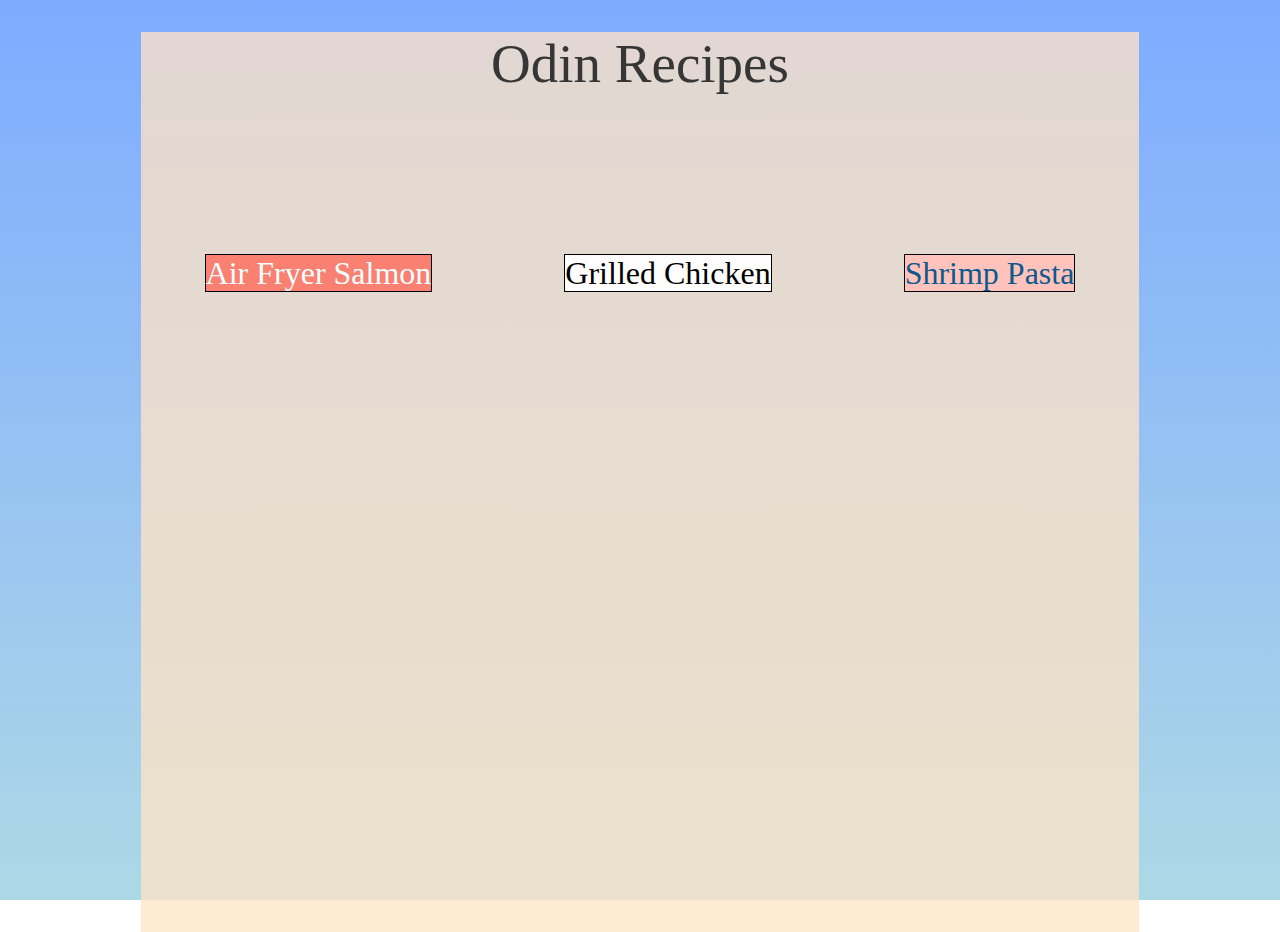
<file: index.html>
<!DOCTYPE html>
<html lang="en">
<head>
    <meta charset="UTF-8">
    <meta http-equiv="X-UA-Compatible" content="IE=edge">
    <meta name="viewport" content="width=device-width, initial-scale=1.0">
    <title>Document</title>
    <link rel="stylesheet" href="styles.css">
</head>
<body>
    <div>
        <h1>Odin Recipes</h1>
        <a href="./recipes/salmon.html" class="left">Air Fryer Salmon</a>
        <a href="./recipes/chicken.html" class="center">Grilled Chicken</a>
        <a href="./recipes/shrimp_pasta.html" class="end">Shrimp Pasta</a>
    </div>
</body>
</html>
</file>
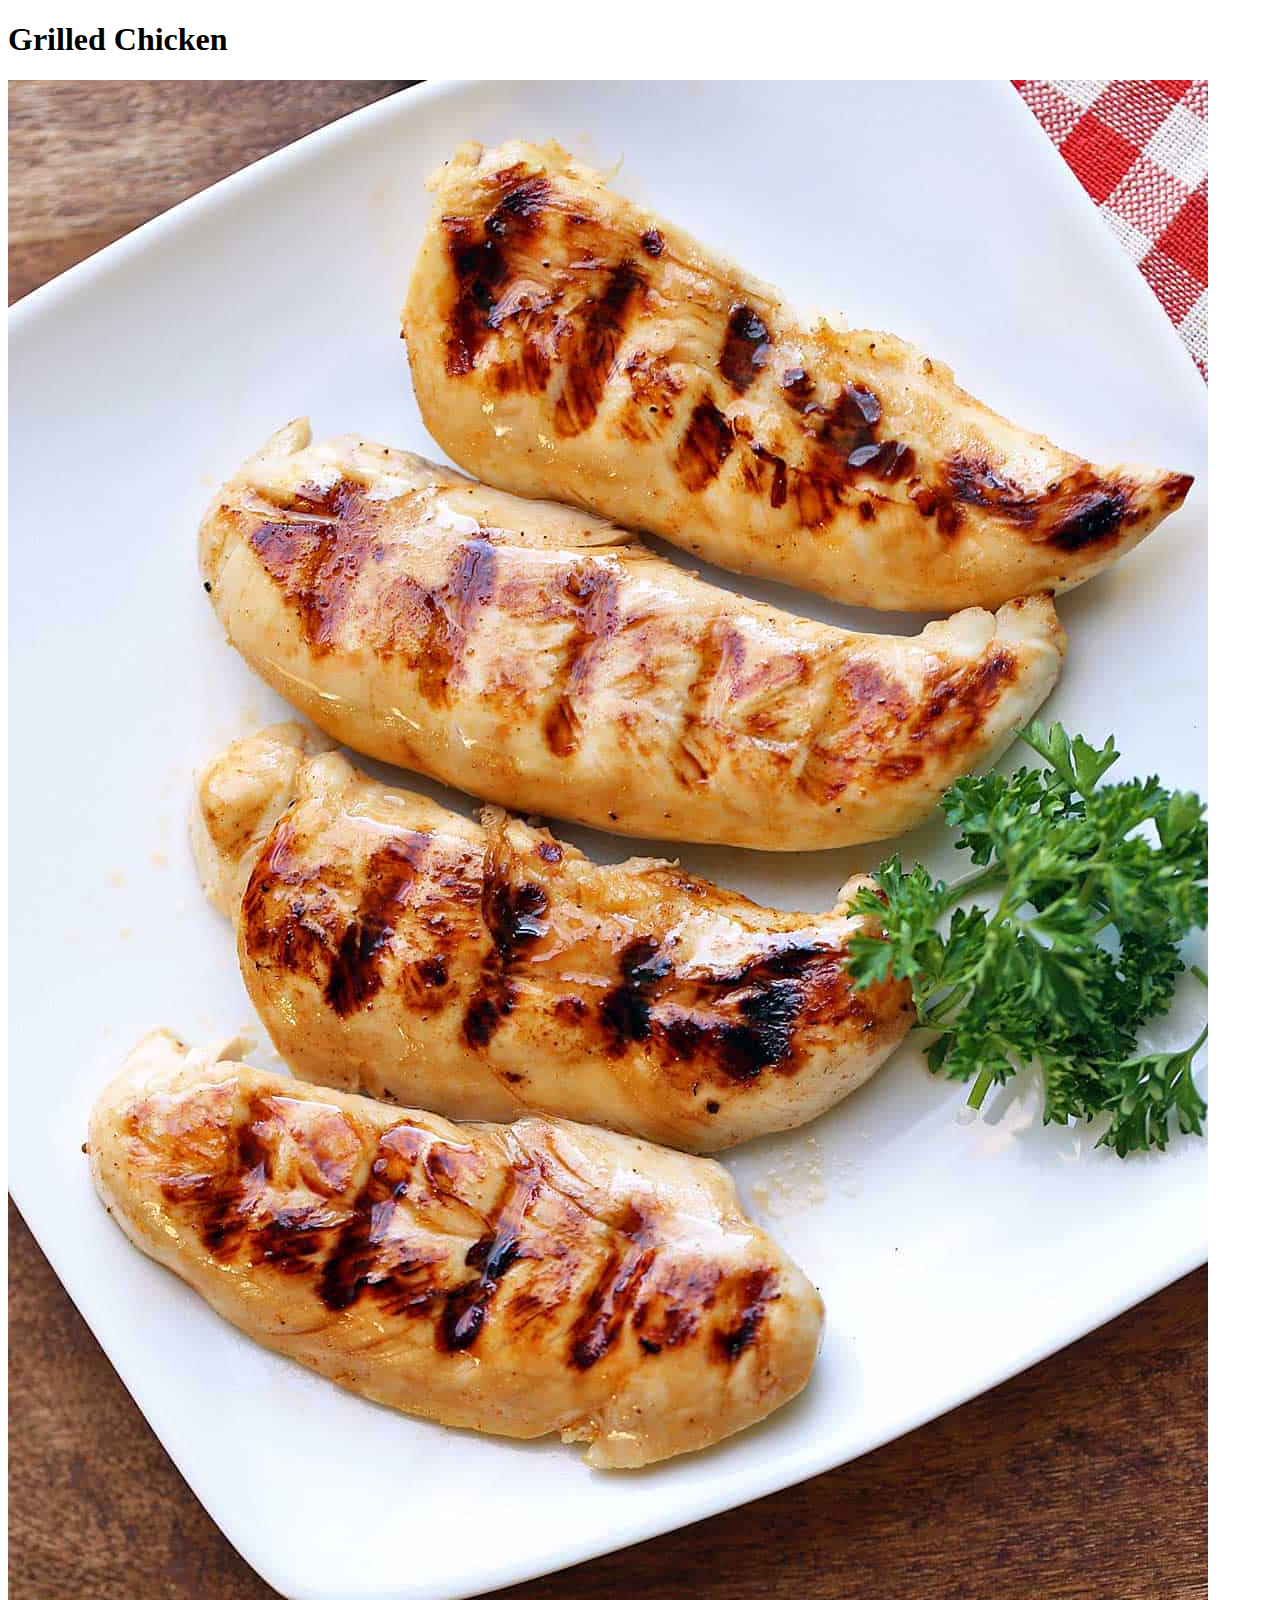
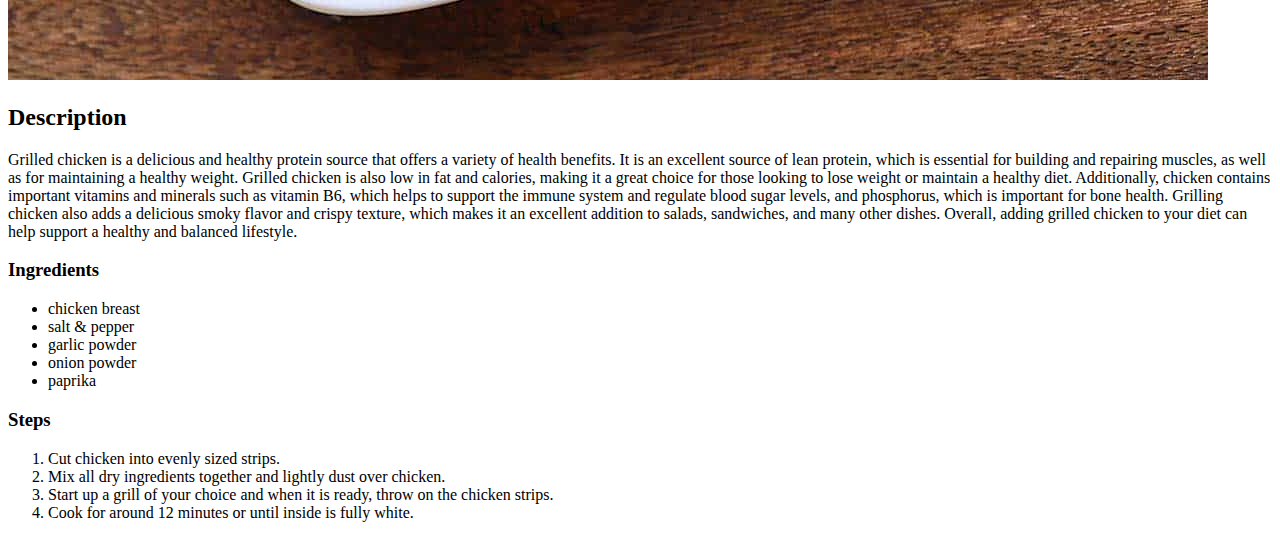
<file: recipes/chicken.html>
<!DOCTYPE html>
<html lang="en">
<head>
    <meta charset="UTF-8">
    <meta http-equiv="X-UA-Compatible" content="IE=edge">
    <meta name="viewport" content="width=device-width, initial-scale=1.0">
    <title>Savory Grilled Chicken</title>
</head>
<body>
    <h1>Grilled Chicken</h1>
    <img src="../images/chicken.jpg" alt="Picture of Grilled Chicken">
        <h2>Description</h2>
            <p>Grilled chicken is a delicious and healthy protein source that offers a variety of health benefits.
                It is an excellent source of lean protein, which is essential for building and repairing muscles, 
                as well as for maintaining a healthy weight. Grilled chicken is also low in fat and calories, 
                making it a great choice for those looking to lose weight or maintain a healthy diet. Additionally, 
                chicken contains important vitamins and minerals such as vitamin B6, which helps to support the 
                immune system and regulate blood sugar levels, and phosphorus, which is important for bone health.
                Grilling chicken also adds a delicious smoky flavor and crispy texture, which makes it an excellent 
                addition to salads, sandwiches, and many other dishes. Overall, adding grilled chicken to your diet
                can help support a healthy and balanced lifestyle.</p>
        <h3>Ingredients</h3>
            <ul>
                <li>chicken breast</li>
                <li>salt & pepper</li>
                <li>garlic powder</li>
                <li>onion powder</li>
                <li>paprika</li>
            </ul>
        <h3>Steps</h3>
            <ol>
                <li>Cut chicken into evenly sized strips.</li>
                <li>Mix all dry ingredients together and lightly dust over chicken.</li>
                <li>Start up a grill of your choice and when it is ready, throw on the chicken strips.</li>
                <li>Cook for around 12 minutes or until inside is fully white.</li>
            </ol>
</body>
</html>
</file>
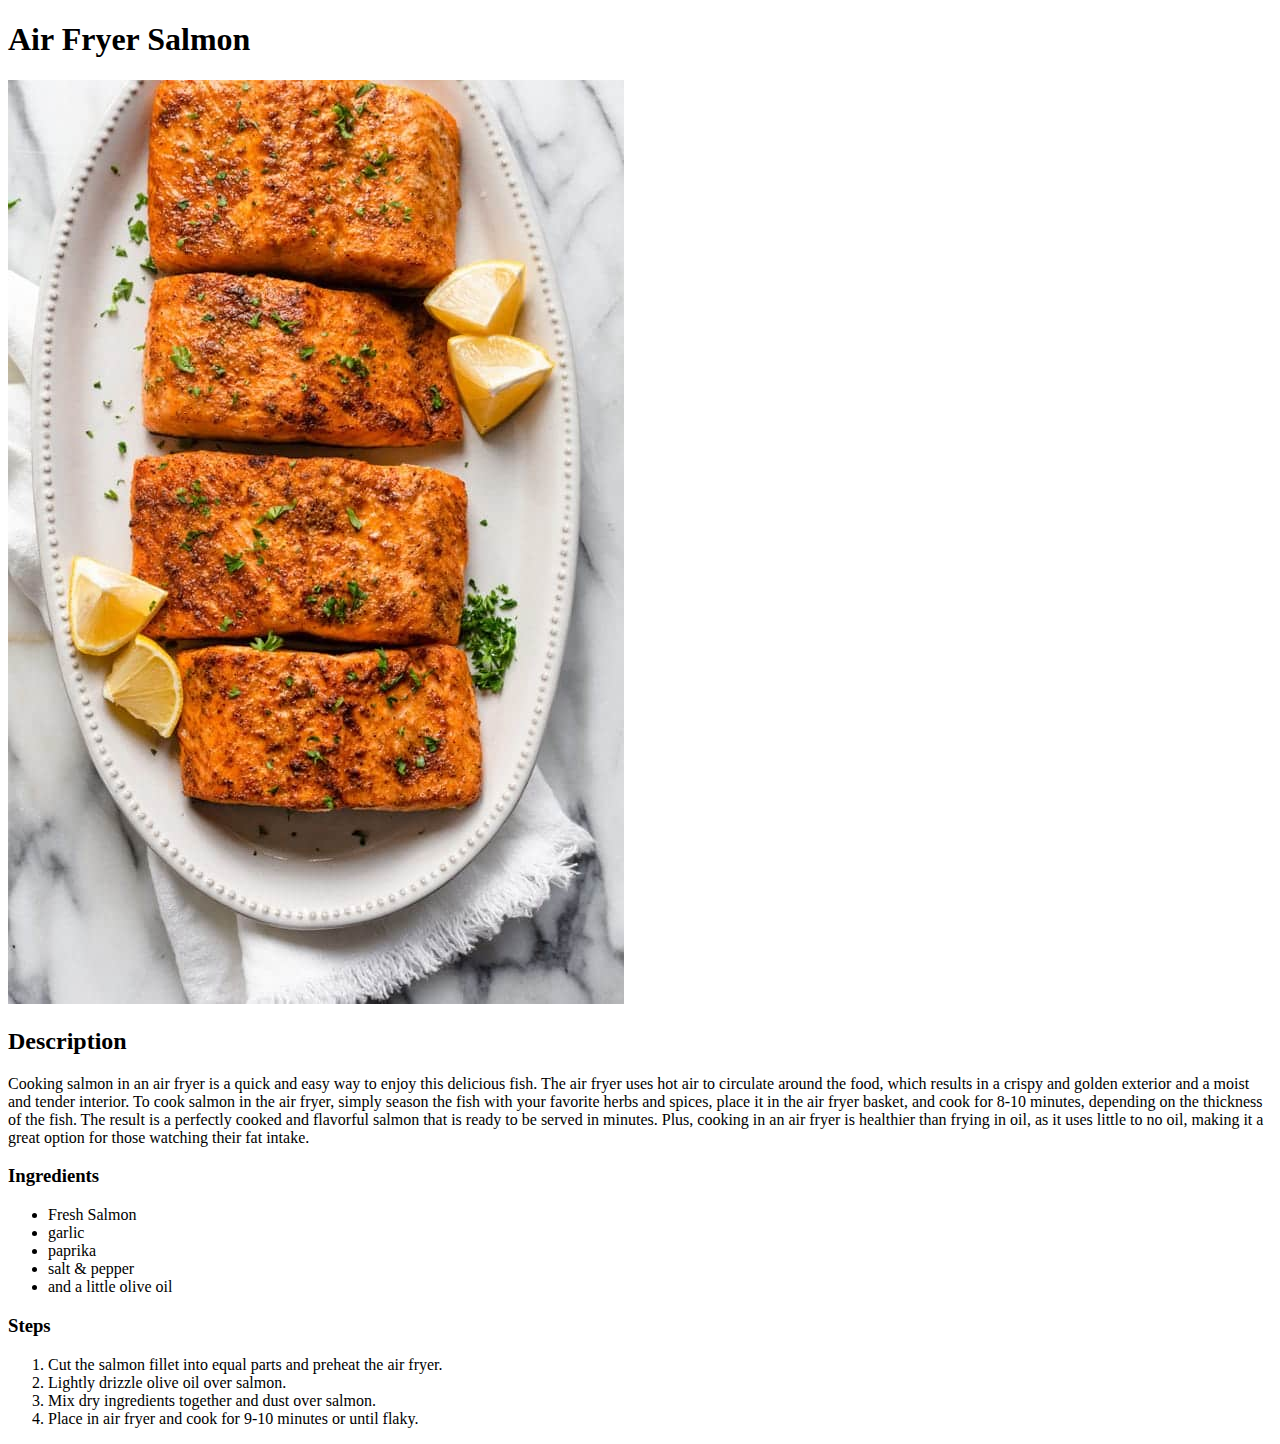
<file: recipes/salmon.html>
<!DOCTYPE html>
<html lang="en">
<head>
    <meta charset="UTF-8">
    <meta http-equiv="X-UA-Compatible" content="IE=edge">
    <meta name="viewport" content="width=device-width, initial-scale=1.0">
    <title>Delicious Air Fryer Salmon</title>
</head>
<body>
    <h1>Air Fryer Salmon</h1>
    <img src="../images/Salmon.jpg" alt="Picture of cooked salmon">
        <h2>Description</h2>
            <p>Cooking salmon in an air fryer is a quick and easy way to enjoy this delicious fish. 
                The air fryer uses hot air to circulate around the food, which results in a crispy 
                and golden exterior and a moist and tender interior. To cook salmon in the air fryer, 
                simply season the fish with your favorite herbs and spices, place it in the air fryer 
                basket, and cook for 8-10 minutes, depending on the thickness of the fish. The result 
                is a perfectly cooked and flavorful salmon that is ready to be served in minutes. Plus, 
                cooking in an air fryer is healthier than frying in oil, as it uses little to no oil, 
                making it a great option for those watching their fat intake.</p>
        <h3>Ingredients</h3>
            <ul>
                <li>Fresh Salmon</li>
                <li>garlic</li>
                <li>paprika</li>
                <li>salt & pepper</li>
                <li>and a little olive oil</li>
            </ul>
        <h3>Steps</h3>
            <ol>
                <li>Cut the salmon fillet into equal parts and preheat the air fryer.</li>
                <li>Lightly drizzle olive oil over salmon.</li>
                <li>Mix dry ingredients together and dust over salmon.</li>
                <li>Place in air fryer and cook for 9-10 minutes or until flaky.</li>
            </ol>
</body>
</html>
</file>
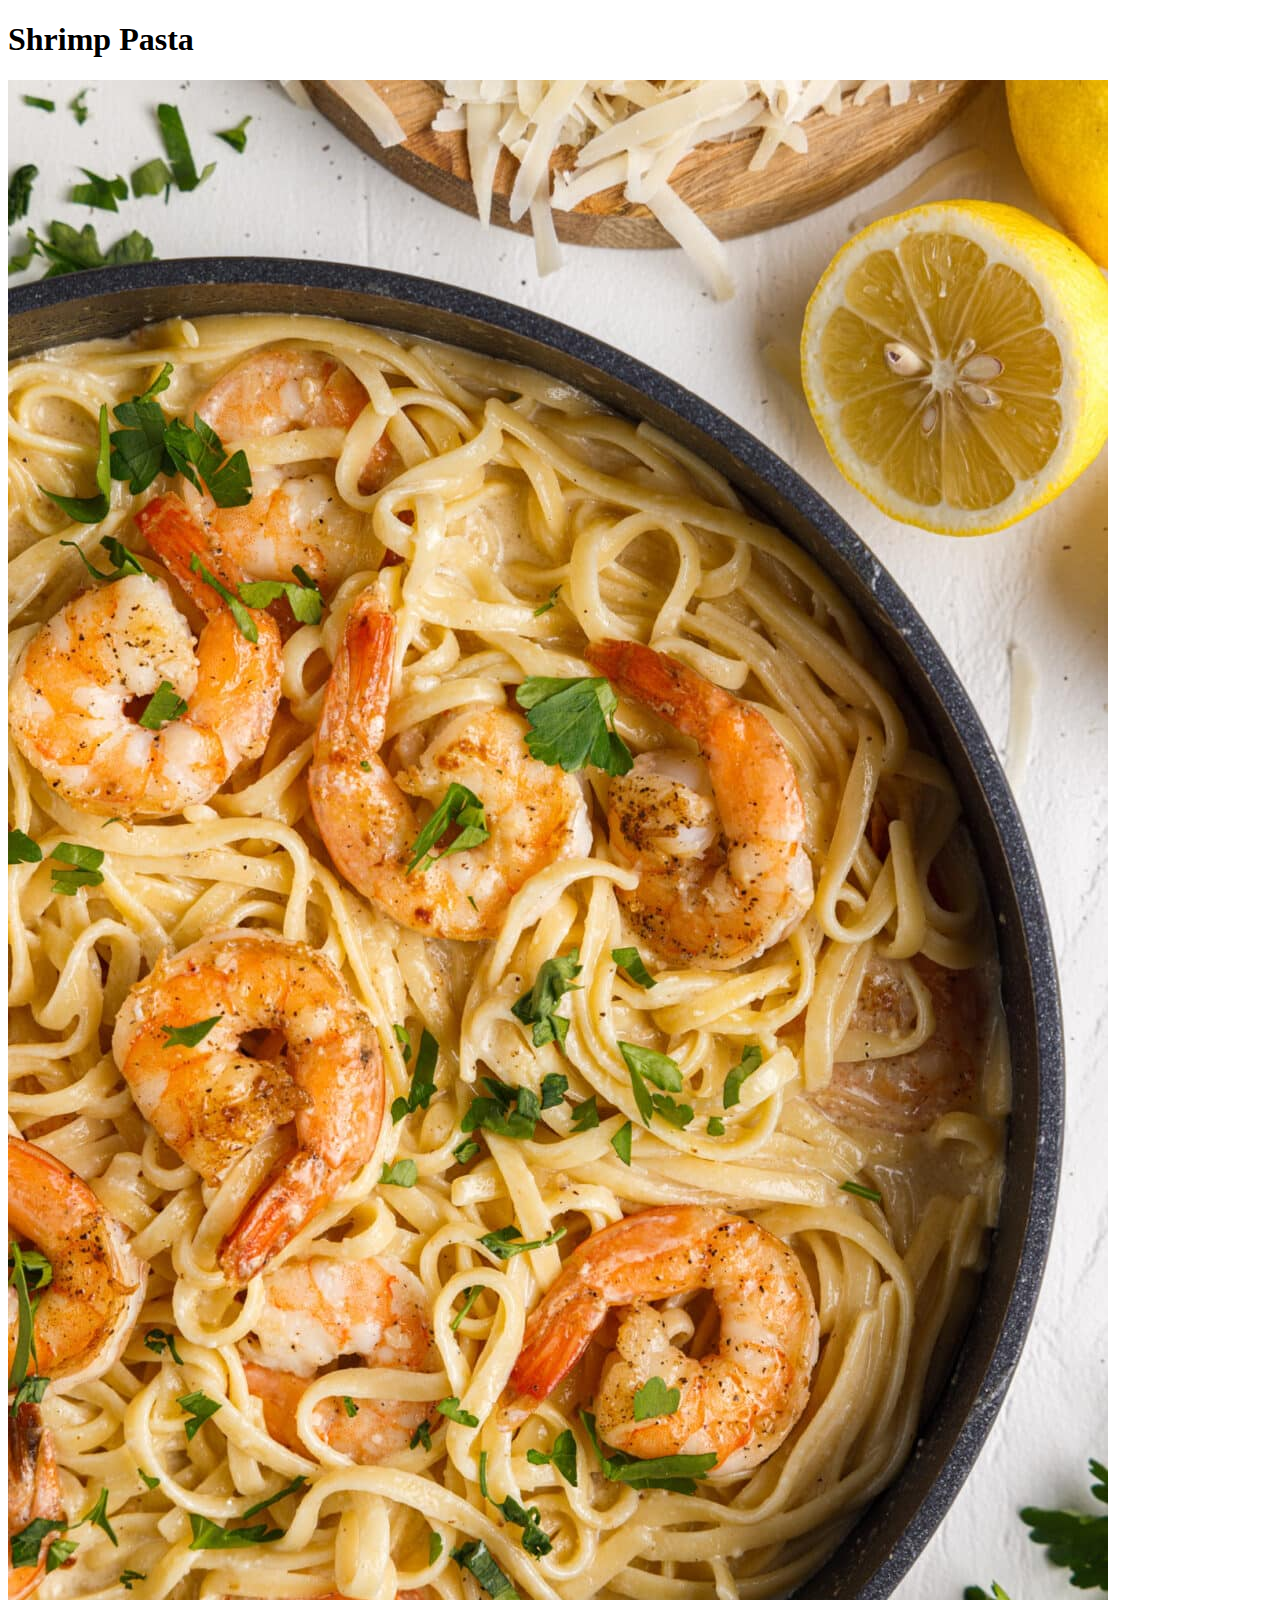
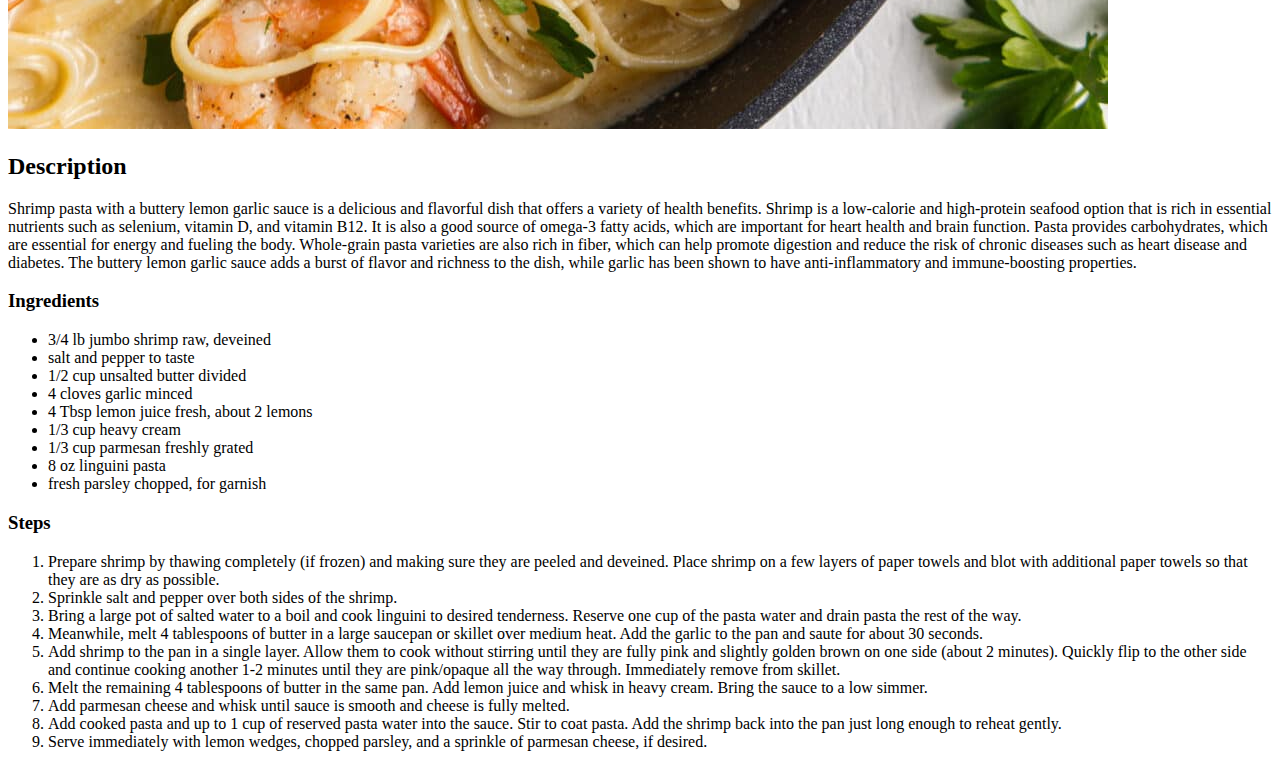
<file: recipes/shrimp_pasta.html>
<!DOCTYPE html>
<html lang="en">
<head>
    <meta charset="UTF-8">
    <meta http-equiv="X-UA-Compatible" content="IE=edge">
    <meta name="viewport" content="width=device-width, initial-scale=1.0">
    <title>Savory Shrimp Pasta</title>
</head>
<body>
    <h1>Shrimp Pasta</h1>
    <img src="../images/shrimp_pasta.jpg" alt="Picture of Shrimp Pasta">
        <h2>Description</h2>
            <p>
                Shrimp pasta with a buttery lemon garlic sauce is a 
                delicious and flavorful dish that offers a variety of 
                health benefits. Shrimp is a low-calorie and high-protein 
                seafood option that is rich in essential nutrients such as selenium, 
                vitamin D, and vitamin B12. It is also a good source of omega-3 fatty 
                acids, which are important for heart health and brain function. 
                Pasta provides carbohydrates, which are essential for energy and 
                fueling the body. Whole-grain pasta varieties are also rich in fiber, 
                which can help promote digestion and reduce the risk of chronic diseases 
                such as heart disease and diabetes. The buttery lemon garlic sauce adds 
                a burst of flavor and richness to the dish, while garlic has been shown 
                to have anti-inflammatory and immune-boosting properties.</p>
        <h3>Ingredients</h3>
            <ul>
                <li>3/4 lb jumbo shrimp raw, deveined</li>
                <li>salt and pepper to taste</li>
                <li>1/2 cup unsalted butter divided</li>
                <li>4 cloves garlic minced</li>
                <li>4 Tbsp lemon juice fresh, about 2 lemons</li>
                <li>1/3 cup heavy cream</li>
                <li>1/3 cup parmesan freshly grated</li>
                <li>8 oz linguini pasta</li>
                <li>fresh parsley chopped, for garnish</li>
            </ul>
        <h3>Steps</h3>
            <ol>
                <li>Prepare shrimp by thawing completely (if frozen) and making sure they are peeled and deveined. Place shrimp on a few layers of paper towels and blot with additional paper towels so that they are as dry as possible.</li>
                <li>Sprinkle salt and pepper over both sides of the shrimp.</li>
                <li>Bring a large pot of salted water to a boil and cook linguini to desired tenderness. Reserve one cup of the pasta water and drain pasta the rest of the way.</li>
                <li>Meanwhile, melt 4 tablespoons of butter in a large saucepan or skillet over medium heat. Add the garlic to the pan and saute for about 30 seconds.</li>
                <li>Add shrimp to the pan in a single layer. Allow them to cook without stirring until they are fully pink and slightly golden brown on one side (about 2 minutes). Quickly flip to the other side and continue cooking another 1-2 minutes until they are pink/opaque all the way through. Immediately remove from skillet.</li>
                <li>Melt the remaining 4 tablespoons of butter in the same pan. Add lemon juice and whisk in heavy cream. Bring the sauce to a low simmer.</li>
                <li>Add parmesan cheese and whisk until sauce is smooth and cheese is fully melted.</li>
                <li>Add cooked pasta and up to 1 cup of reserved pasta water into the sauce. Stir to coat pasta. Add the shrimp back into the pan just long enough to reheat gently.</li>
                <li>Serve immediately with lemon wedges, chopped parsley, and a sprinkle of parmesan cheese, if desired.</li>
            </ol>
</body>
</html>
</file>
<file: styles.css>
html {
    height: 100%;
}

body {
    background-image: linear-gradient(rgb(126, 171, 255), lightblue);
    height: 100%;
    background-repeat: no-repeat;
}

div {
    width: fit-content;
    background-color: rgba(255, 228, 196, 0.767);
    margin: .5rem auto .5rem;
    height: 100%;
}

h1 {
    font-family: Cambria, Cochin, Georgia, Times, 'Times New Roman', serif;
    font-size: 55px;
    font-weight: 100;
    color: #363636;
    text-align: center;
    width: fit-content;
    margin: 2rem auto 10rem;
}

a:link, a:visited {
    text-decoration: none;
    margin: 4rem;
    border: .1rem solid rgb(0, 0, 0);
}

a:hover.left, a:active.left {
    background-color: rgb(255, 95, 78);
    color: rgb(162, 255, 255);
}

a:hover.center, a:active.center {
    background-color: rgb(255, 220, 173);
    color: rgb(39, 39, 39);
} 

a:hover.end, a:active.end {
    background-color: rgb(248, 163, 153);
    color: rgb(0, 133, 221);
} 

.left {
    background-color: salmon;
    color: azure;
    font-size: 32px;
    font-weight: 200;
    text-align: left;
}

.center {
    background-color: rgb(255, 253, 253);
    color: rgb(0, 0, 0);
    font-size: 32px;
    font-weight: 200;
    text-align: center;
}

.end {
    background-color: rgb(255, 195, 188);
    color: rgb(11, 89, 141);
    font-size: 32px;
    font-weight: 200;
    text-align: right;
}
</file>
